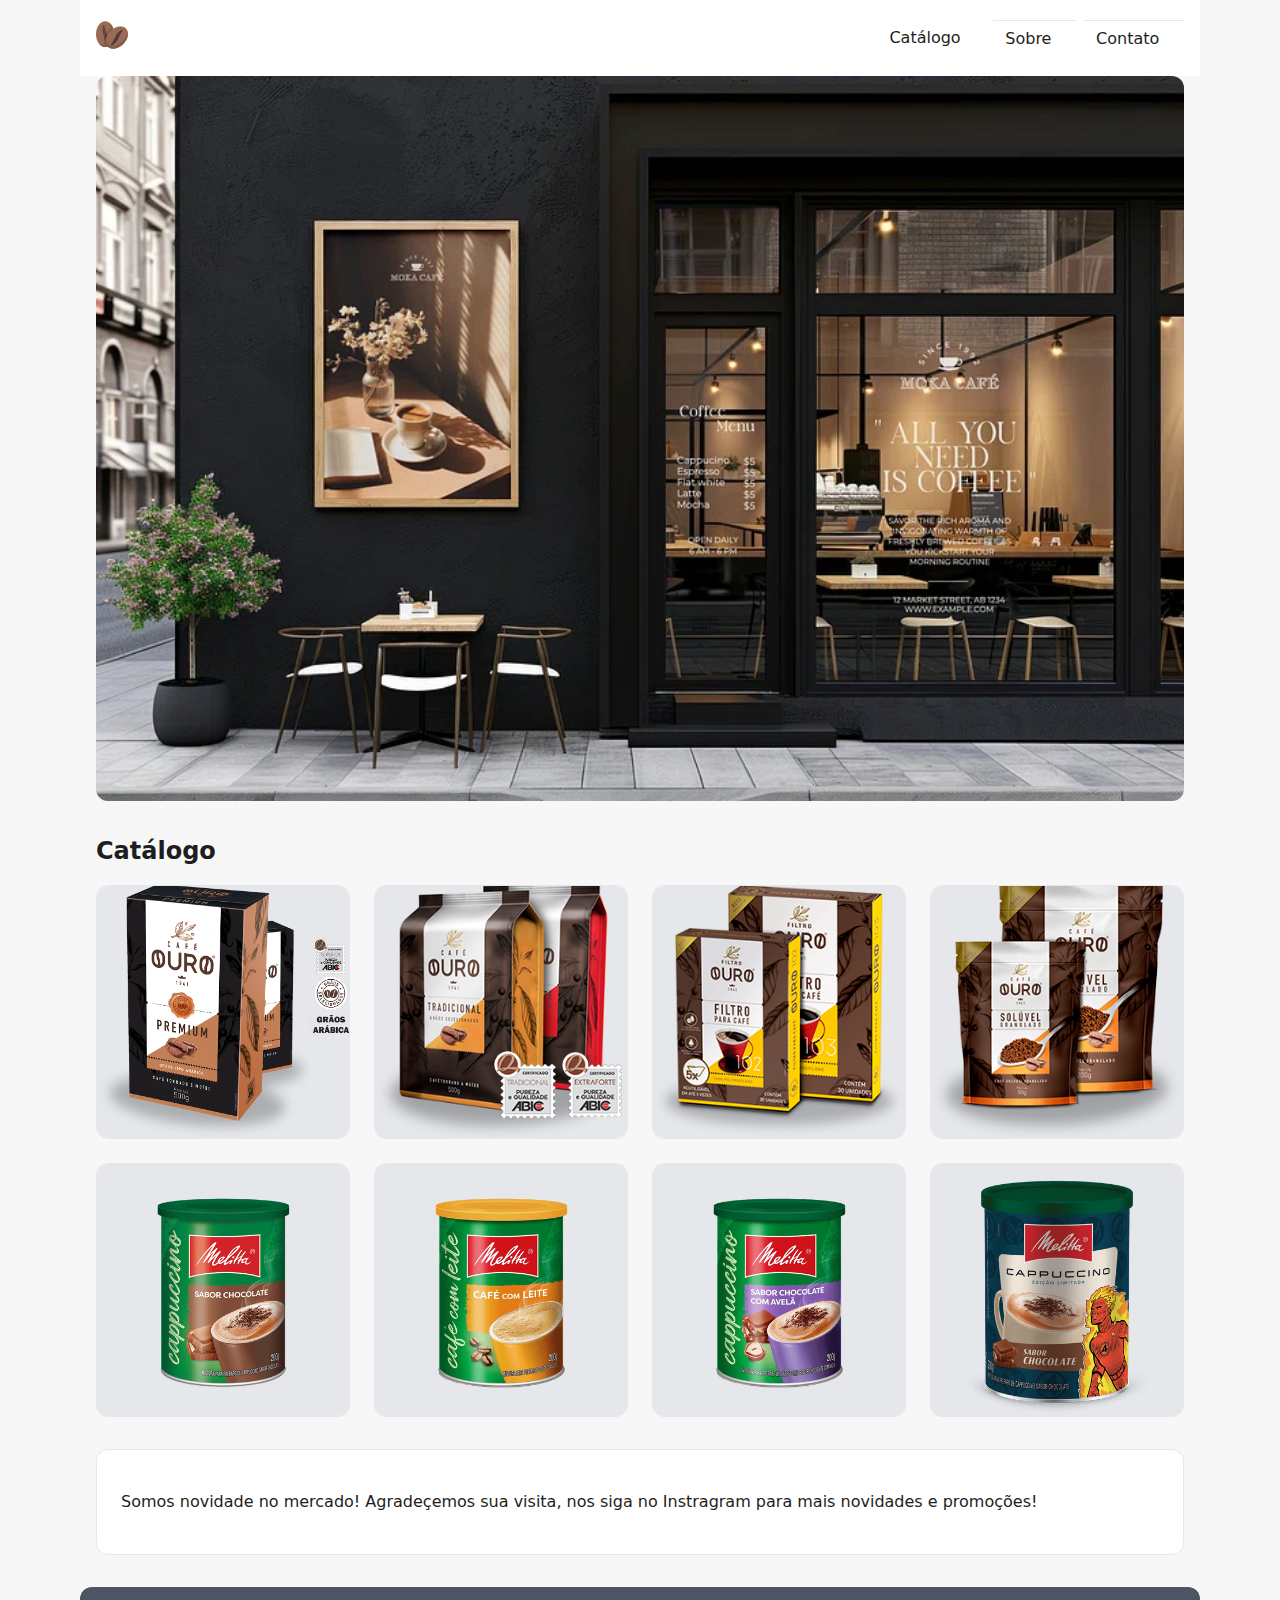
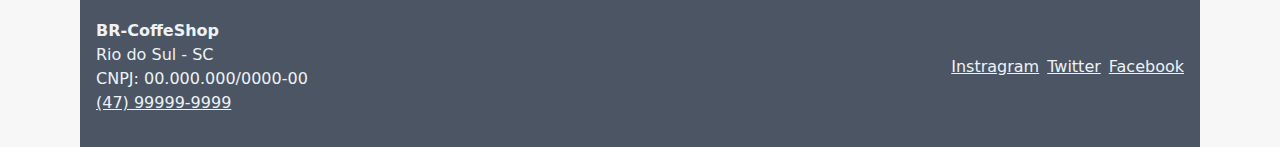
<file: Atividade2/src/index.html>
<!DOCTYPE html>
<html lang="pt-BR">
    <head>
        <meta charset="utf-8">
        <title>CoffeShop - Pagina inicial</title>
        <meta name="author" content="William Wollert">
        <meta name="description" content="Atividade 2, desenvolvimento mobile, grid css e manifest.">
        <meta name="viewport" content="width=device-width, initial-scale=1">
        <meta name="theme-color" content="#2563eb">
        <link rel="icon" href="../public/icons/graos-de-cafe (1).png" sizes="192x192">
        <link rel="stylesheet" href="styles/layout.css">
        <link rel="manifest" href="scripts/service_worker.js">
    </head>
    <body>

        <header id="topo">
        <div class="branding">
            <a href="#" aria-label="Página inicial">
            <img src="../public/icons/graos-de-cafe (2).png" alt="Logo da Empresa XYZ" />
            </a>
        </div>

        <button class="nav-toggle"
                aria-controls="menu"
                aria-expanded="false"
                aria-label="Abrir menu">
            <svg width="28" height="28" viewBox="0 0 24 24" aria-hidden="true">
            <path d="M3 6h18M3 12h18M3 18h18" stroke="currentColor" stroke-width="2" fill="none" stroke-linecap="round"/>
            </svg>
        </button>

        <nav id="menu" class="offcanvas" aria-label="Menu" aria-hidden="true">
            <div class="offcanvas-header">
            <h2 id="menu-title">Menu</h2>
            <button class="nav-close" aria-label="Fechar menu">
                <svg width="26" height="26" viewBox="0 0 24 24" aria-hidden="true">
                <path d="M6 6l12 12M18 6l-12 12" stroke="currentColor" stroke-width="2" fill="none" stroke-linecap="round"/>
                </svg>
            </button>
            </div>
            <ul>
            <li><a href="#catalogo">Catálogo</a></li>
            <li><a href="#sobre">Sobre</a></li>
            <li><a href="#contato">Contato</a></li>
            </ul>
        </nav>
        </header>

        <div class="backdrop" data-close-menu hidden></div>

        <main id="conteudo" tabindex="-1">
            <section id="banner" aria-label="Banner principal">
                <figure>
                    <img src="../public/images/banner_5.webp" alt="Banner principal site">
                </figure>
            </section>

            <section id="catalogo" aria-labelledby="titulo-catalogo">
                <h2 id="titulo-catalogo">Catálogo</h2>
                <ul>
                    <li>
                        <article class="card-produto">
                            <a href="#">
                                <figure>
                                    <img src="../public/images/premium.png" alt="Imagem produto 1">
                                    <figcaption class="sr-only">Produto 1</figcaption>
                                </figure>
                            </a>
                        </article>
                    </li>
                    <li>
                        <article class="card-produto">
                            <a href="#">
                                <figure>
                                    <img src="../public/images/tradicional-extraforte.png" alt="Imagem produto 2">
                                    <figcaption class="sr-only">Produto 2</figcaption>
                                </figure>
                            </a>
                        </article>
                    </li>
                    <li>
                        <article class="card-produto">
                            <a href="#">
                                <figure>
                                    <img src="../public/images/filtros.png" alt="Imagem produto 3">
                                    <figcaption class="sr-only">Produto 3</figcaption>
                                </figure>
                            </a>
                        </article>
                    </li>
                    <li>
                        <article class="card-produto">
                            <a href="#">
                                <figure>
                                    <img src="../public/images/soluvel.png" alt="Imagem produto 4">
                                    <figcaption class="sr-only">Produto 4</figcaption>
                                </figure>
                            </a>
                        </article>
                    </li>
                    <li>
                        <article class="card-produto">
                            <a href="#">
                                <figure>
                                    <img src="../public/images/saborchocolatemelita.png" alt="Imagem produto 5">
                                    <figcaption class="sr-only">Produto 5</figcaption>
                                </figure>
                            </a>
                        </article>
                    </li>
                    <li>
                        <article class="card-produto">
                            <a href="#">
                                <figure>
                                    <img src="../public/images/cafecomleitemelita.png" alt="Imagem produto 6">
                                    <figcaption class="sr-only">Produto 6</figcaption>
                                </figure>
                            </a>
                        </article>
                    </li>
                    <li>
                        <article class="card-produto">
                            <a href="#">
                                <figure>
                                    <img src="../public/images/avelamelita.png" alt="Imagem produto 7">
                                    <figcaption class="sr-only">Produto 7</figcaption>
                                </figure>
                            </a>
                        </article>
                    </li>
                    <li>
                        <article class="card-produto">
                            <a href="#">
                                <figure>
                                    <img src="../public/images/MLT-11007624--choc-tocha-humana-.png" alt="Imagem produto 8">
                                    <figcaption class="sr-only">Produto 8</figcaption>
                                </figure>
                            </a>
                        </article>
                    </li>
                </ul>
            </section>
            <section id="sobre" aria-labelledby="titulo-sobre">
                <h2 id="titulo-catalogo" class="sr-only">Sobre</h2>
                <p>Somos novidade no mercado! Agradeçemos sua visita, nos siga no Instragram para mais novidades e promoções!</p>
            </section>
        </main>

        <footer id="contato" aria-labelledby="titulo-contato">
            <h2 id="titulo-contato" class="sr-only">Contato</h2>
            <address>
                <strong>BR-CoffeShop</strong><br />
                Rio do Sul - SC<br />
                CNPJ: 00.000.000/0000-00<br />
                <a href="tel:+554799999999">(47) 99999-9999</a>
            </address>
            <ul aria-label="Redes sociais">
                <li><a href="#">Instragram</a></li>
                <li><a href="#">Twitter</a></li>
                <li><a href="#">Facebook</a></li>
            </ul>
        </footer>    
        <script defer src="scripts/menu.js"></script> 
    </body>
</html>
</file>
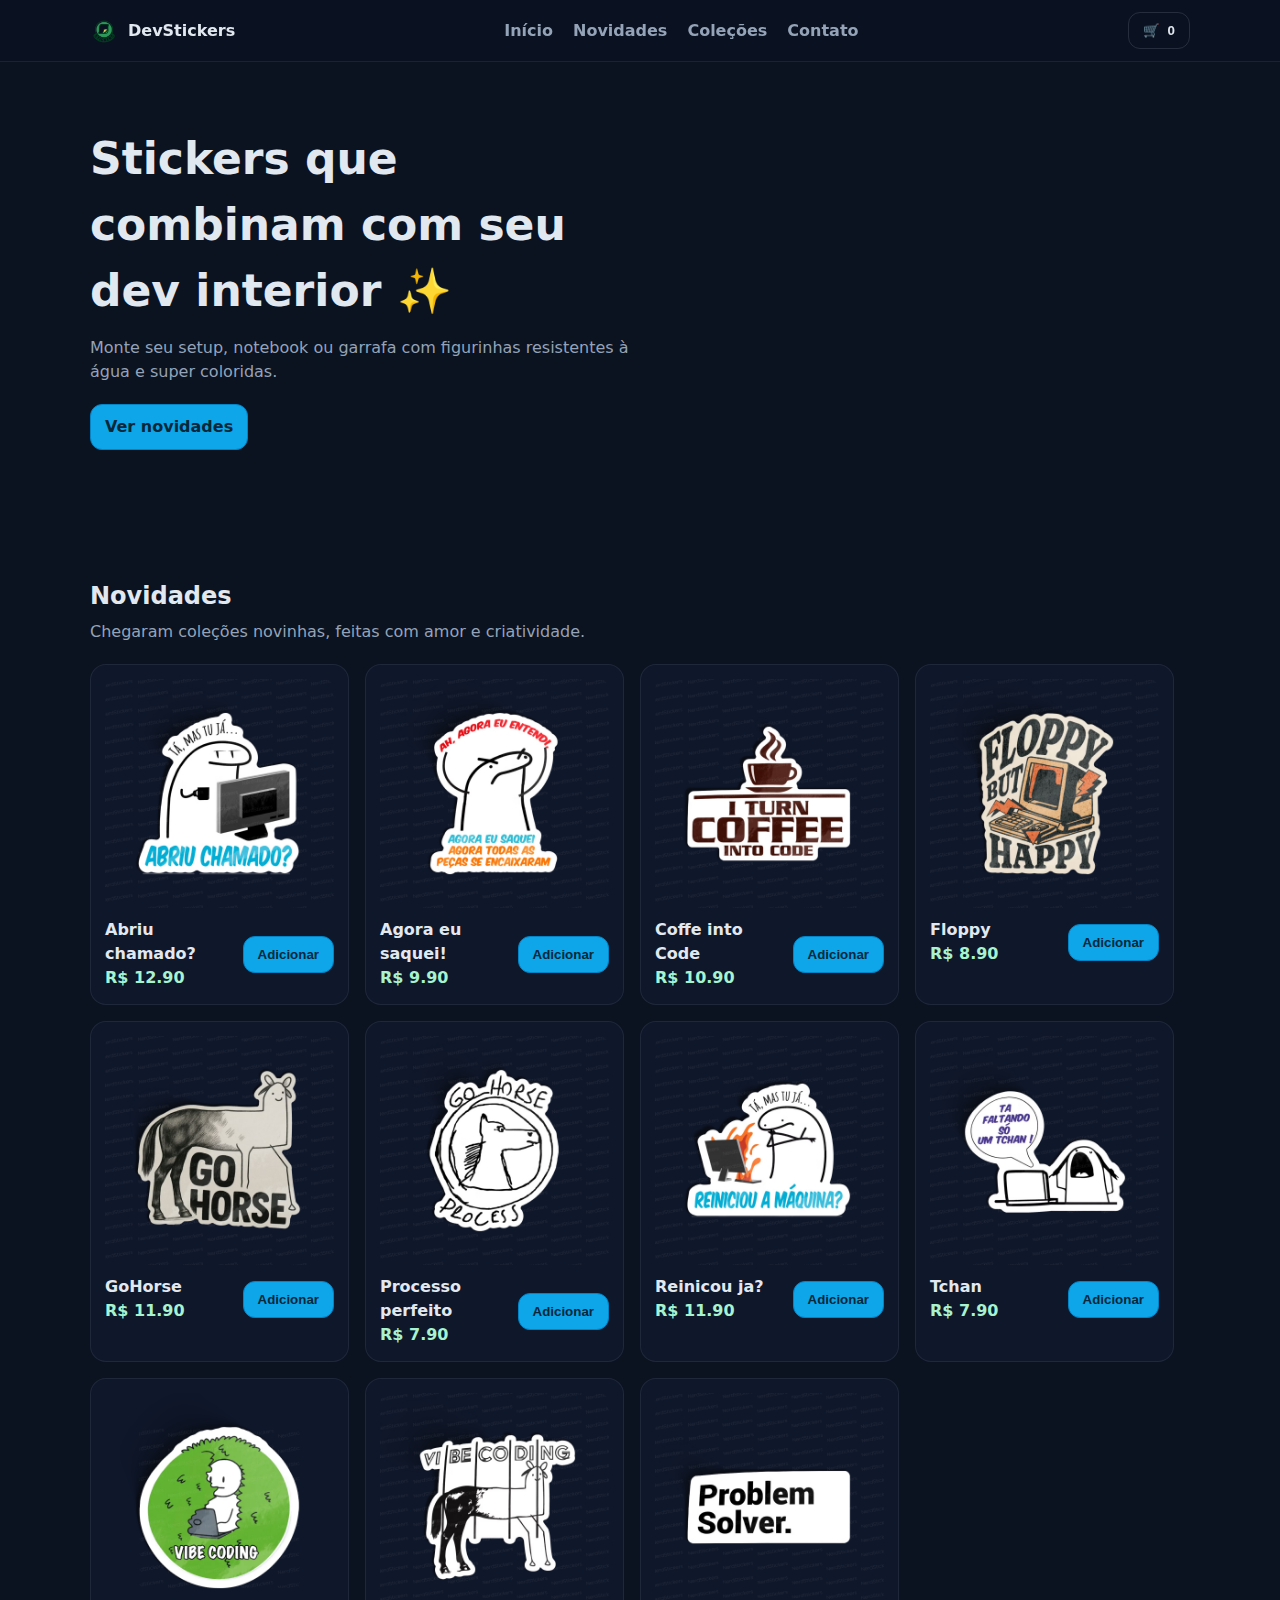
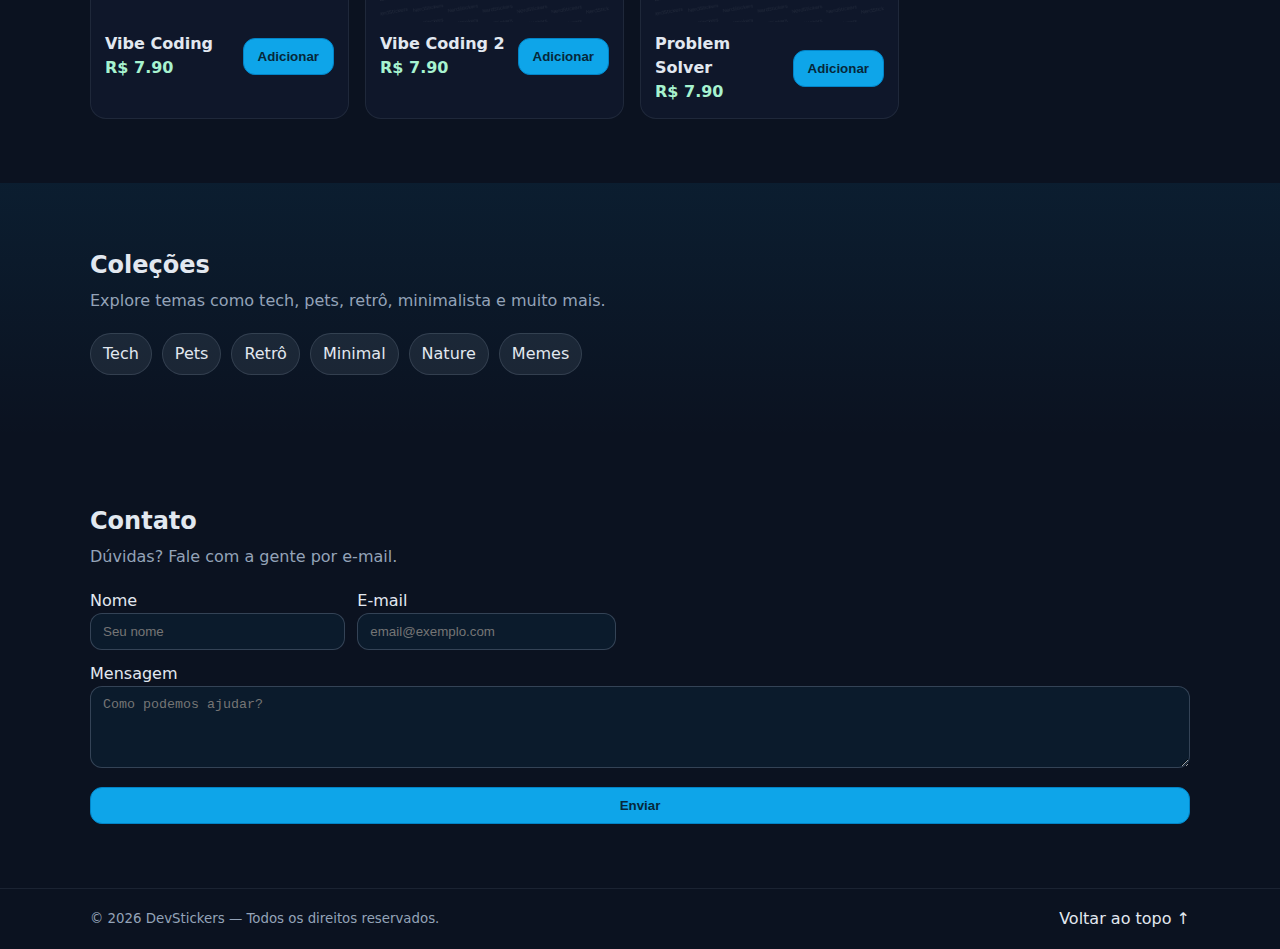
<file: Atividade3/src/index.html>
<!DOCTYPE html>
<html lang="pt-BR">
<head>
  <meta charset="utf-8" />
  <meta name="viewport" content="width=device-width,initial-scale=1" />
  <title>DevStickers — Pagina inicial</title>
  <meta name="description" content="Stickers4Life.">
  <meta name="theme-color" content="#0ea5e9">
  <link rel="manifest" href="./manifest.webmanifest">
  <link rel="icon" href="/src/icons/logo-stickers-cartoon-192x192.png" sizes="192x192">
  <link rel="apple-touch-icon" href="/src/icons/logo-stickers-cartoon-192x192.png">
  <link rel="stylesheet" href="./styles/main.css">
</head>
<body>
  <div class="overlay" data-overlay></div>

  <header class="site-header">
    <div class="container header-inner">
      <button class="icon-btn hamburger" aria-label="Abrir menu" aria-expanded="false" aria-controls="mobile-drawer" data-open-drawer>
        <span></span><span></span><span></span>
      </button>

      <a class="brand" href="#"><img src="icons/logo-stickers-cartoon-192x192.png" alt="" class="brand-mark"> <span>DevStickers</span></a>

      <nav class="main-nav">
        <a href="#home">Início</a>
        <a href="#novidades">Novidades</a>
        <a href="#colecoes">Coleções</a>
        <a href="#contato">Contato</a>
      </nav>

      <div class="header-actions">
        <button class="btn ghost" aria-label="Abrir carrinho">🛒 <span class="cart-count" data-cart-count>0</span></button>
      </div>
    </div>

    <aside id="mobile-drawer" class="drawer" aria-hidden="true">
      <div class="drawer-header">
        <strong>Menu</strong>
        <button class="icon-btn close" aria-label="Fechar menu" data-close-drawer>&times;</button>
      </div>
      <nav class="drawer-nav">
        <a href="#home" data-close-drawer>Início</a>
        <a href="#novidades" data-close-drawer>Novidades</a>
        <a href="#colecoes" data-close-drawer>Coleções</a>
        <a href="#contato" data-close-drawer>Contato</a>
      </nav>
    </aside>
  </header>

  <main id="home">
    <section class="hero">
      <div class="container hero-inner">
        <div class="hero-copy">
          <h1>Stickers que combinam com seu dev interior ✨</h1>
          <p>Monte seu setup, notebook ou garrafa com figurinhas resistentes à água e super coloridas.</p>
          <a href="#novidades" class="btn primary">Ver novidades</a>
        </div>
      </div>
    </section>

    <section id="novidades" class="section">
      <div class="container">
        <header class="section-head">
          <h2>Novidades</h2>
          <p>Chegaram coleções novinhas, feitas com amor e criatividade.</p>
        </header>
        
        <div class="product-list" id="produtos" role="list">
          
        </div>
      </div>
    </section>

    <section id="colecoes" class="section alt">
      <div class="container">
        <header class="section-head">
          <h2>Coleções</h2>
          <p>Explore temas como tech, pets, retrô, minimalista e muito mais.</p>
        </header>

        <div class="collections">
          <a href="#" class="chip">Tech</a>
          <a href="#" class="chip">Pets</a>
          <a href="#" class="chip">Retrô</a>
          <a href="#" class="chip">Minimal</a>
          <a href="#" class="chip">Nature</a>
          <a href="#" class="chip">Memes</a>
        </div>
      </div>
    </section>

    <section id="contato" class="section">
      <div class="container">
        <header class="section-head">
          <h2>Contato</h2>
          <p>Dúvidas? Fale com a gente por <a href="#">e‑mail</a>.</p>
        </header>
        <form class="contact-form" onsubmit="event.preventDefault(); alert('Mensagem enviada! (demo)');">
          <div class="form-row">
            <label>Nome
              <input type="text" required placeholder="Seu nome">
            </label>
            <label>E‑mail
              <input type="email" required placeholder="email@exemplo.com">
            </label>
          </div>
          <label>Mensagem
            <textarea rows="4" required placeholder="Como podemos ajudar?"></textarea>
          </label>
          <button class="btn primary" type="submit">Enviar</button>
        </form>
      </div>
    </section>
  </main>

  <footer class="site-footer">
    <div class="container footer-inner">
      <small>&copy; <span id="year"></span> DevStickers — Todos os direitos reservados.</small>
      <a class="a11y" href="#home">Voltar ao topo ↑</a>
    </div>
  </footer>

  <script src="./scripts/script.js" defer></script>
</body>
</html>
</file>
<file: Atividade2/src/styles/layout.css>
*,
*::before,
*::after { box-sizing: border-box; }

:root{
  --maxw: 1120px;
  --space-1: .25rem;
  --space-2: .5rem;
  --space-3: .75rem;
  --space-4: 1rem;
  --space-6: 1.5rem;
  --space-8: 2rem;
  --radius: .75rem;

  --bg: #f7f7f8;
  --paper: #ffffff;
  --ink: #1e1e21;
  --muted: #6b7280;
  --brand: #2563eb;
  --border: #e5e7eb;
}

html, body { height: 100%; }
body{
  margin: 0;
  font: 16px/1.5 system-ui, -apple-system, Segoe UI, Roboto, Arial, sans-serif;
  color: var(--ink);
  background: var(--bg);
}

.sr-only {
  position: absolute !important;
  width: 1px; height: 1px;
  padding: 0; margin: -1px; overflow: hidden;
  clip: rect(0,0,0,0); white-space: nowrap; border: 0;
}

header, main, footer { max-width: var(--maxw); margin-inline: auto; padding-inline: var(--space-4); }

a { color: inherit; text-decoration: none; }
a:focus-visible, button:focus-visible, input:focus-visible {
  outline: 3px solid var(--brand);
  outline-offset: 2px;
}

.offcanvas {
  position: fixed;
  top: 0; right: 0; height: 100dvh;
  width: clamp(260px, 80vw, 360px);
  transform: translateX(100%);       
  transition: transform 240ms ease;
  background: var(--paper);
  border-left: 1px solid var(--border);
  box-shadow: -12px 0 24px rgba(0,0,0,.08);
  z-index: 1000;
  display: grid;
  grid-template-rows: auto 1fr;
  padding: 1rem 1.25rem;
}

.offcanvas-header{
  display: grid;
  grid-template-columns: 1fr auto;
  align-items: center;
  gap: .5rem;
  margin-bottom: .75rem;
}
.offcanvas-header h2{ margin: 0; font-size: 1rem; }
.nav-close{
  border: 1px solid var(--border);
  background: var(--paper);
  padding: .4rem .5rem;
  border-radius: .6rem;
  cursor: pointer;
}

.offcanvas ul{
  display: flex;   
  flex-direction: column;
  gap: .125rem;           
  margin: 0;
  padding: .25rem 0;
  list-style: none;
}
.offcanvas li + li{ 
    border-top: 1px 
    solid var(--border);
    list-style: none;
}

.offcanvas a{
  display: block;
  padding: .5rem .75rem;
  line-height: 1.2;
}
.offcanvas a:hover { background: #f3f4f6; }

.menu-open .offcanvas { transform: translateX(0); }

.backdrop{
  position: fixed; inset: 0;
  background: rgba(0,0,0,.42);
  opacity: 0; pointer-events: none;
  transition: opacity 200ms ease;
  z-index: 900;
}
.menu-open .backdrop{ opacity: 1; pointer-events: auto; }
.no-scroll{ overflow: hidden; }

header{
  display: grid;
  gap: var(--space-4);
  align-items: center;
  padding-block: var(--space-4);
  background: var(--paper);
}
header .branding { grid-area: branding; }
header .nav-toggle{ grid-area: toggle; }
header form       { grid-area: search; }
header{
  grid-template-areas:
    "branding"
    "toggle"
    "search";
}

.nav-toggle{
  justify-self: end;
  display: inline-flex; align-items: center;
  padding: .5rem .6rem;
  border: 1px solid var(--border);
  border-radius: .6rem;
  background: var(--paper);
  cursor: pointer;
}

@media (min-width: 640px){
  header{
    grid-template-columns: 1fr auto;
    grid-template-areas:
      "branding toggle"
      "search   search";
  }
}

@media (min-width: 1024px){
  .nav-toggle{ display: none; }
  .backdrop{ display: none; }

  .offcanvas{
    position: static; height: auto; width: auto;
    transform: none; box-shadow: none; border-left: 0;
    padding: 0; grid-template-rows: none;
  }
  .offcanvas-header{ display: none; }
  .offcanvas ul{
    display: grid; grid-auto-flow: column; gap: var(--space-2);
  }
  header{
    grid-template-columns: 1fr 1.2fr .9fr;
    grid-template-areas: "branding search nav";
  }
  #menu{ grid-area: nav; }
}


main{
  display: grid;
  gap: var(--space-8);
  padding-bottom: var(--space-8);
  grid-template-areas:
    "banner"
    "catalogo"
    "sobre";
}
#banner   { grid-area: banner; }
#catalogo { grid-area: catalogo; }
#sobre    { grid-area: sobre; }

#banner figure{
  margin: 0; 
  min-height: 220px;
  display: grid; place-items: center;
  background: #e5e7eb; 
  border-radius: var(--radius);
  overflow: hidden;
}
#banner img{ width: 100%; height: 100%; object-fit: cover; display: block; }
#banner figcaption{ color: #111; font-weight: 600; letter-spacing: .08em; }

#catalogo h2{ margin: 0 0 var(--space-4); }
#catalogo ul{
  list-style: none; margin: 0; padding: 0;
  display: grid;
  gap: var(--space-6);
  grid-template-columns: repeat(auto-fit, minmax(220px, 1fr));
}
.card-produto{
  background: var(--paper);
  border: 1px solid var(--border);
  border-radius: var(--radius);
  overflow: hidden;
  transition: transform .12s ease, box-shadow .12s ease;
}
.card-produto:hover{ transform: translateY(-2px); box-shadow: 0 6px 16px rgba(0,0,0,.06); }
.card-produto figure{ margin: 0; background: #e5e7eb; aspect-ratio: 1 / 1; }
.card-produto img{ width: 100%; height: 100%; object-fit: cover; display: block; }
.card-produto h3{ margin: var(--space-4) var(--space-4) var(--space-2); font-size: 1rem; }
.card-produto p { margin: 0 var(--space-4) var(--space-4); color: var(--muted); font-size: .9rem; }


#sobre{
  background: var(--paper);
  border: 1px solid var(--border);
  border-radius: var(--radius);
  padding: var(--space-6);
}

footer{
  display: grid;
  gap: var(--space-4);
  padding: var(--space-8) var(--space-4);
  background: #4b5563;
  color: #eef2f7;
  border-top-left-radius: var(--radius);
  border-top-right-radius: var(--radius);
}
footer address{ font-style: normal; }
footer ul{ list-style: none; margin: 0; padding: 0; display: grid; gap: var(--space-2); grid-auto-flow: column; }
footer a{ color: inherit; text-decoration: underline; }

@media (min-width: 768px){
  footer{
    grid-template-columns: 2fr 1fr;
    align-items: center;
  }
  footer ul{ justify-content: end; }
}
</file>
<file: Atividade3/src/styles/main.css>
* { box-sizing: border-box; }
html, body { margin: 0; padding: 0; }
img { max-width: 100%; height: auto; display: block; }
a { color: inherit; text-decoration: none; }
:root {
  --bg: #0b1220;
  --card: #0f172a;
  --muted: #94a3b8;
  --txt: #e2e8f0;
  --brand: #0ea5e9;
  --brand-600: #0284c7;
  --ring: rgba(14,165,233,.35);
  --radius: 16px;
}

.container {
  width: min(1100px, 92%);
  margin: 0 auto;
}

.site-header {
  position: sticky;
  top: 0;
  z-index: 50;
  background: rgba(11,18,32,.75);
  backdrop-filter: blur(8px);
  border-bottom: 1px solid rgba(148,163,184,.12);
}
.header-inner {
  display: flex;
  align-items: center;
  justify-content: space-between;
  gap: 12px;
  padding: 12px 0;
}
.brand {
  display: inline-flex;
  align-items: center;
  gap: 10px;
  font-weight: 700;
  color: var(--txt);
}
.brand-mark { width: 28px; border-radius: 8px; }
.main-nav {
  display: none;
  gap: 20px;
}
.main-nav a { color: var(--muted); font-weight: 600; }
.main-nav a:hover { color: var(--txt); }

.header-actions { display: none; }
.icon-btn {
  appearance: none; border: 0; background: transparent; color: var(--txt);
  padding: 8px; border-radius: 10px; cursor: pointer;
}
.icon-btn:hover { background: rgba(148,163,184,.1); }

.hamburger { width: 42px; height: 42px; display: inline-flex; align-items: center; justify-content: center; }
.hamburger span {
  display: block; width: 22px; height: 2px; background: var(--txt); margin: 3px 0; transition: transform .3s ease, opacity .3s ease;
}

.drawer {
  position: fixed;
  inset: 0 auto 0 0; 
  width: 82%;
  max-width: 340px;
  background: var(--card);
  color: var(--txt);
  border-right: 1px solid rgba(148,163,184,.15);
  transform: translateX(-100%); 
  transition: transform .35s ease;
  z-index: 60;
  display: flex;
  flex-direction: column;
}
.drawer.open { transform: translateX(0); } 
.overlay {
  position: fixed; inset: 0; background: rgba(2,6,23,.5); opacity: 0; pointer-events: none; transition: opacity .3s ease; z-index: 55;
}
.overlay.show { opacity: 1; pointer-events: all; }
.drawer-header {
  display: flex; justify-content: space-between; align-items: center; padding: 14px 16px; border-bottom: 1px solid rgba(148,163,184,.12);
}
.drawer-nav { display: flex; flex-direction: column; padding: 8px; }
.drawer-nav a { padding: 12px 14px; color: var(--muted); border-radius: 12px; }
.drawer-nav a:hover { background: rgba(148,163,184,.08); color: var(--txt); }
.close { font-size: 22px; }

body { background: var(--bg); color: var(--txt); font: 16px/1.5 system-ui, -apple-system, Segoe UI, Roboto, Ubuntu, Cantarell, Noto Sans, Helvetica, Arial, "Apple Color Emoji", "Segoe UI Emoji"; }
.hero { padding: clamp(28px, 6vw, 64px) 0; }
.hero-inner { display: flex; gap: 24px; align-items: center; justify-content: space-between; }
.hero-copy { max-width: 540px; }
.hero h1 { font-size: clamp(28px, 4vw, 44px); margin: 0 0 12px; }
.hero p { color: var(--muted); margin: 0 0 20px; }
.hero-media { display: none; }

.btn {
  display: inline-flex; align-items: center; justify-content: center;
  gap: 8px; padding: 10px 14px; border-radius: 12px; border: 1px solid rgba(148,163,184,.2);
  font-weight: 700; cursor: pointer; transition: transform .05s ease, background .2s ease, color .2s ease, border .2s ease;
}
.btn:active { transform: translateY(1px); }
.btn.primary { background: var(--brand); color: #06283a; border-color: var(--brand-600); }
.btn.primary:hover { background: var(--brand-600); }
.btn.ghost { background: transparent; color: var(--txt); }

.section { padding: clamp(28px, 6vw, 64px) 0; }
.section.alt { background: linear-gradient(180deg, rgba(14,165,233,.08), transparent); }
.section-head h2 { margin: 0 0 6px; }
.section-head p { color: var(--muted); margin: 0 0 20px; }

.product-list {
  display: flex;
  flex-wrap: wrap;
  gap: 16px;
}
.product-card {
  background: var(--card);
  border: 1px solid rgba(148,163,184,.12);
  border-radius: var(--radius);
  padding: 14px;
  display: flex;
  flex-direction: column;
  flex: 1 1 calc(100% - 16px);
  max-width: 100%;
}
.product-card img { border-radius: 10px; }
.product-meta { display: flex; justify-content: space-between; align-items: center; margin-top: 10px; }
.price { color: #a7f3d0; font-weight: 800; }

.collections { display: flex; flex-wrap: wrap; gap: 10px; }
.chip { padding: 8px 12px; background: rgba(148,163,184,.12); border: 1px solid rgba(148,163,184,.2); border-radius: 999px; color: var(--txt); }
.chip:hover { background: rgba(148,163,184,.18); }

.contact-form { display: flex; flex-direction: column; gap: 12px; }
.form-row { display: flex; flex-direction: column; gap: 12px; }
input, textarea {
  width: 100%; padding: 10px 12px; border-radius: 12px; border: 1px solid rgba(148,163,184,.3); background: #0b1b2c; color: var(--txt);
  outline-color: var(--ring);
}

.site-footer { border-top: 1px solid rgba(148,163,184,.12); padding: 18px 0; }
.footer-inner { display: flex; align-items: center; justify-content: space-between; color: var(--muted); }
.a11y { color: var(--txt); }

@media (min-width: 480px) {
  .product-card { flex: 1 1 calc(50% - 16px); max-width: calc(50% - 16px); }
}

@media (min-width: 768px) {
  .main-nav { display: flex; }
  .header-actions { display: block; }
  .hamburger { display: none; }
  .hero-media { display: block; max-width: 380px; }
  .form-row { flex-direction: row; }
  .product-card { flex: 1 1 calc(33.333% - 16px); max-width: calc(33.333% - 16px); }
}

@media (min-width: 1024px) {
  .product-card { flex: 1 1 calc(25% - 16px); max-width: calc(25% - 16px); }
}
</file>
